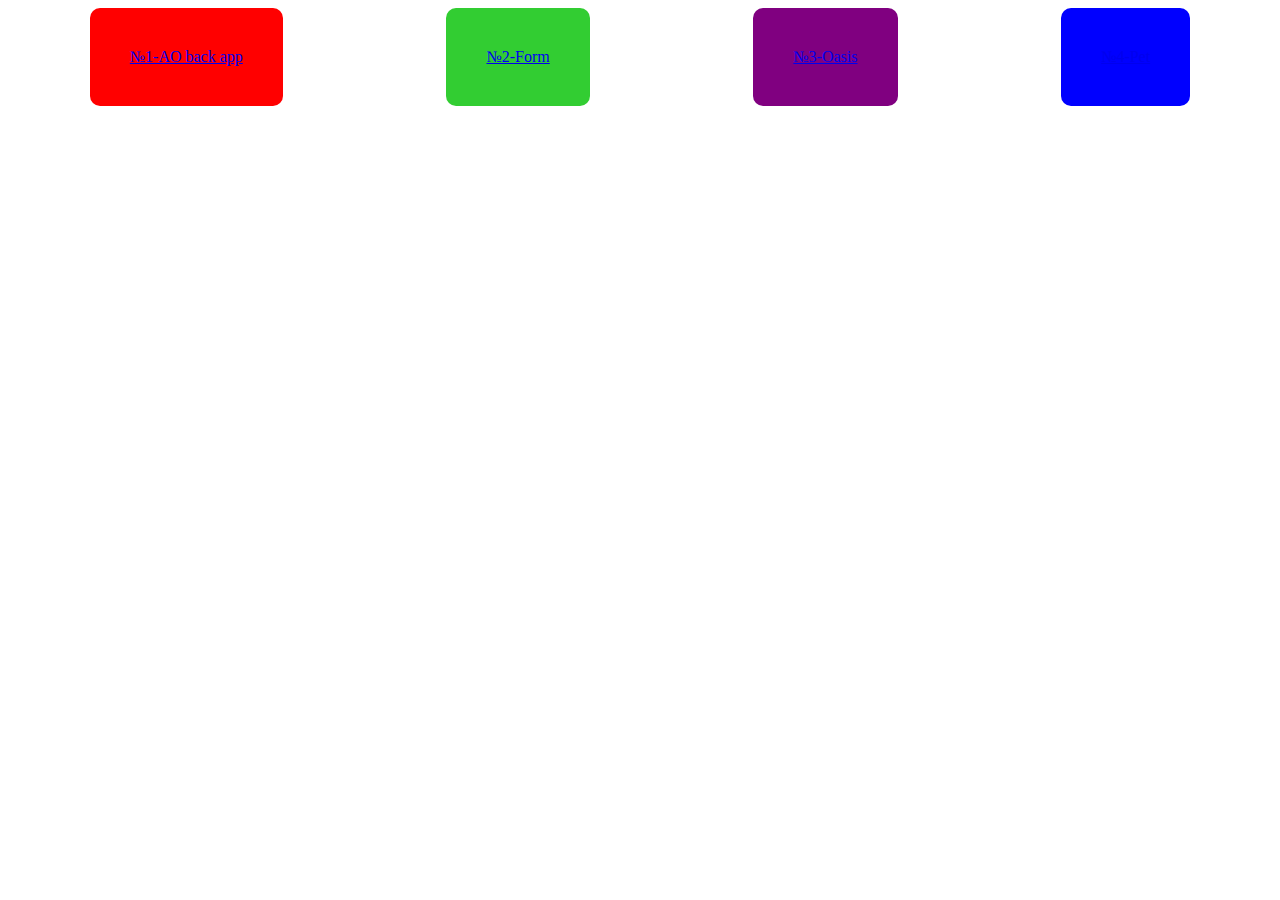
<file: index.html>
<!DOCTYPE html>
<html lang="en">
<head>
    <meta charset="UTF-8">
    <meta http-equiv="X-UA-Compatible" content="IE=edge">
    <meta name="viewport" content="width=device-width, initial-scale=1.0">
    <title>Document</title>
    <link rel="stylesheet" href="style.css">
</head>
<body>
    <div class="blocks">
    <div class="div_1"> <a href="./AO back App - 1 layout/index.html">№1-AO back app </a></div>
    <div class="div_1"> <a href="./Input and form - 2 layout/index.html">№2-Form </a></div>
    <div class="div_1"> <a href="./Oasis - 3 layout/index.html">№3-Oasis </a></div>
    <div class="div_1"> <a href="./Pet - 4 layout/index.html">№4-Pet </a></div>
</div>
</body>
</html>
</file>
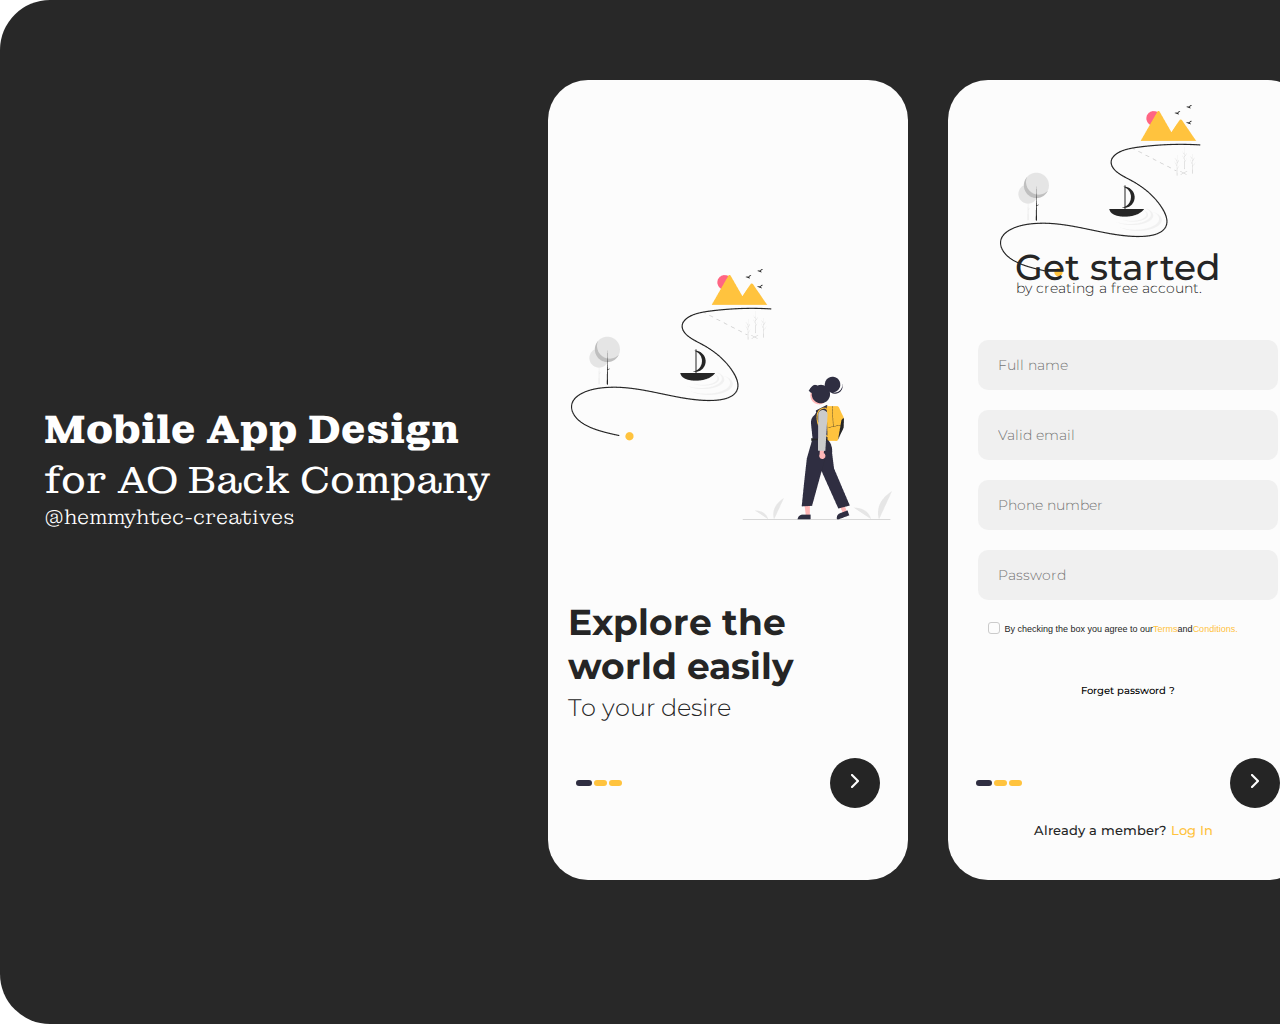
<file: AO back App - 1 layout/index.html>
<!DOCTYPE html>
<html lang="en">
<head>
    <meta charset="UTF-8">
    <meta http-equiv="X-UA-Compatible" content="IE=edge">
    <meta name="viewport" content="width=device-width, initial-scale=1.0">
    <title>AO BACK APP</title>
    <link rel="preconnect" href="https://fonts.googleapis.com">
    <link rel="preconnect" href="https://fonts.gstatic.com" crossorigin>
    <link href="https://fonts.googleapis.com/css2?family=Montserrat:wght@300;500;700&display=swap" rel="stylesheet">
    <link rel="preconnect" href="https://fonts.googleapis.com">
    <link rel="preconnect" href="https://fonts.gstatic.com" crossorigin>
    <link href="https://fonts.googleapis.com/css2?family=Montagu+Slab:opsz,wght@16..144,300;16..144,400;16..144,700&display=swap" rel="stylesheet">
    <link rel="stylesheet" href="style.css">
    <link rel="stylesheet" href="fonts.css">
    <link rel="stylesheet" href="reset.css">
</head>
<body>

    <div class="background">
        <div class="text">
            <h1>Mobile App Design</h1>
            <p class="text_p1">for AO Back Company</p>
            <p class="text_p2">@hemmyhtec-creatives</p>
        </div>
<!-- SECTION1 -->
        <div class="section1">
            <div class="section1__img">
                <img src="assets/sec1_pic.png" alt="Корабли челове дерево">
            </div>
            <div class="section1__h">
                <h2 class="sec1_h">Explore the 
                    world easily</h2>
                <p class="sec1_text">To your desire</p>
            </div>
                <button class="button-submit">
                    <img src="assets/sec1_btn.png" alt="стрелочка">
                </button>
            <div class="sec1-rect-1"></div>
            <div class="sec1-rect-2"></div>
            <div class="sec1-rect-3"></div>
        </div>

        <!-- section2 -->
        <section class="section2">
            <div class="section2__img">
                <img src="assets/sec2_pic.png" alt="Корабль горы дерево">
            </div>
            <div class="section2__h">
                <h2 class="sec2_h">Get started</h2>
                <p class="sec2_text">by creating a free account.</p>
            </div>
                <div class="form-inputs">
            <label>
                <input type="text" placeholder="Full name"  
                autocomplete="on" 
                pattern="[a-z0-9._%+-]+@[a-z0-9.-]+\.[a-z]{2,4}$" 
                title="E-mail should contain numbers only from 0 to 9 letters from a to f and contain @ character " 
                minlength="8" maxlength="20">
            </label>
            <label>
                <input autocomplete="email" 
                autocomplete="on"
                placeholder="Valid email" 
                pattern="[a-z0-9._%+-]+@[a-z0-9.-]+\.[a-z]{2,4}$" 
                title="E-mail should contain numbers only from 0 to 9 letters from a to f and contain @ character " 
                minlength="8" maxlength="20">
            </label>
            <label>
                <input type="tel" placeholder="Phone number" pattern="[0-9]{2,4}"  autocomplete="on" mask="+375">
            </label>
            <label>
                <input type="password" 
                minlength="8" maxlength="12" 
                placeholder="Password"
                pattern="/^[a-zA-Z0-9!@#\$%\^\&*_=+-]{8,12}$/g"
                title="At least 1 Uppercase
                At least 1 Lowercase
                At least 1 Number
                At least 1 Symbol, symbol allowed:!@#$%^&*_=+-
                Min 8 chars and Max 12 chars" 
                autocomplete="on">
            </label>
        </div>

        <!-- CHeckbox div -->
        <div class="checkbox">
            <!-- Checkbox section -->
            <div>
        <label>
            <input type="checkbox" class="check__input" tabindex="1">
            <span></span>
        </label>
        </div>
        <!-- Checkbox text -->
        <div class="checkbox">
            <p>By checking the box you agree to our</p> <a href="#">Terms</a>
            <p>and</p>
            <a href="#">Conditions.</a>
    </div>
    </div>
    <div class="button_forget_div">
    <button type="button" class="button_forget" href="">Forget password ?</button>
</div>
    <button class="button-submit">
            <img src="assets/sec1_btn.png" alt="стрелочка">
        </button>
        <div class="sec1-rect-1"></div>
        <div class="sec1-rect-2"></div>
        <div class="sec1-rect-3"></div>
    <div class="login">
        <span>Already a member?</span>
        <span>Log In</span>
    </div>
        </section>
</body>
</html>
</file>
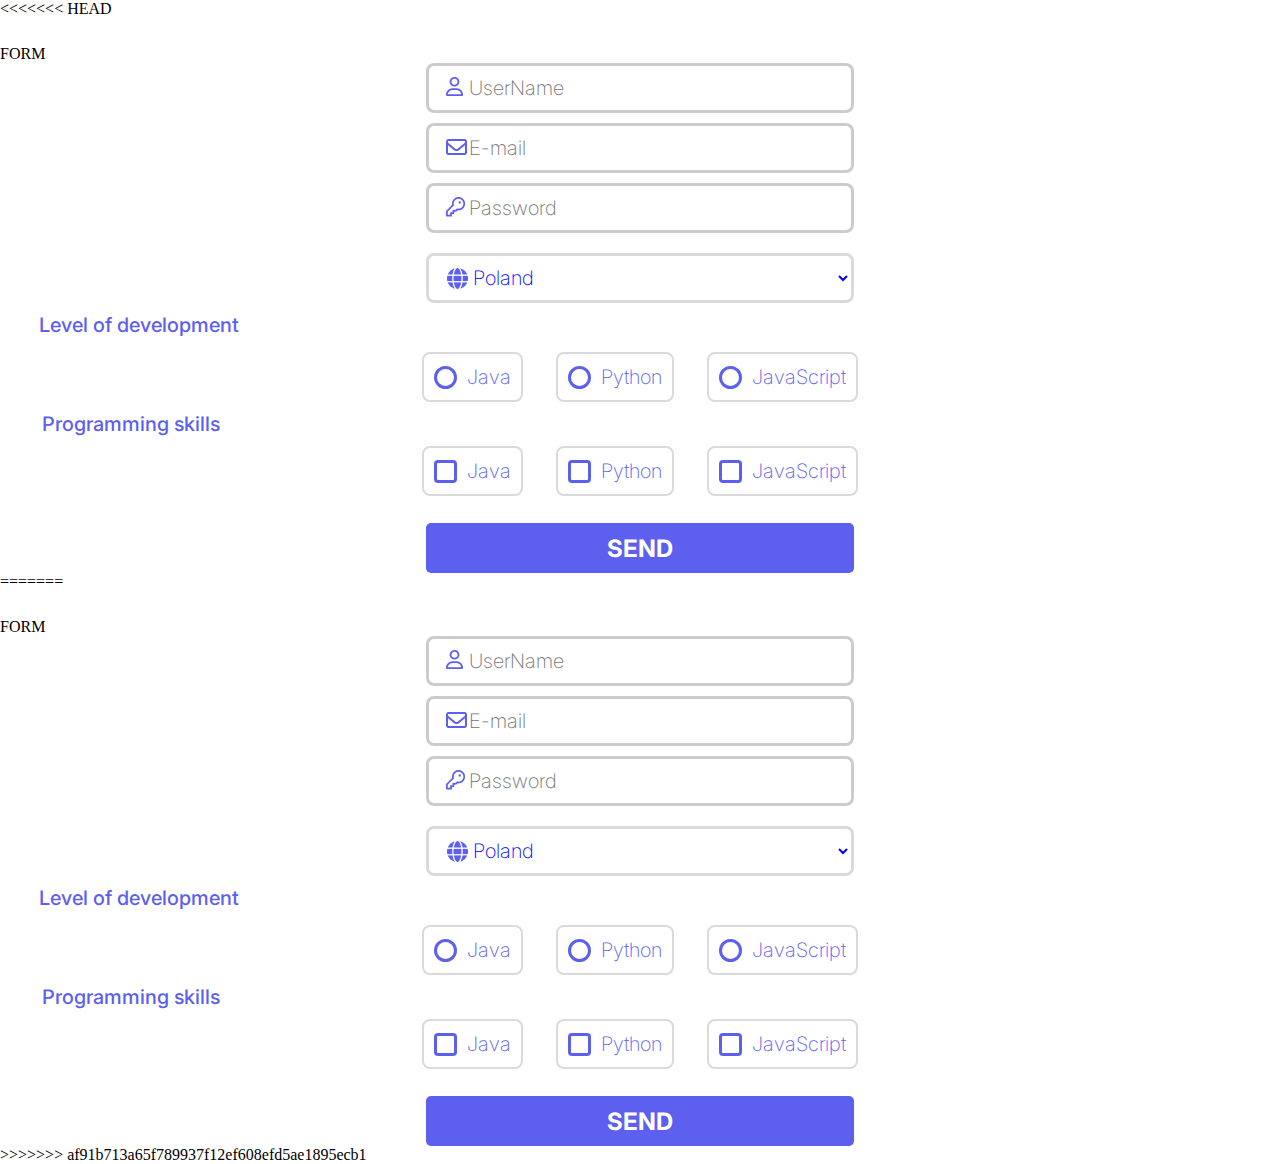
<file: Input and form - 2 layout/index.html>
<<<<<<< HEAD
<!DOCTYPE html>
<html lang="en">
<head>
    <meta charset="UTF-8">
    <meta http-equiv="X-UA-Compatible" content="IE=edge">
    <meta name="viewport" content="width=device-width, initial-scale=1.0">
    <title>Input and form</title>
    <link rel="preconnect" href="https://fonts.googleapis.com">
    <link rel="preconnect" href="https://fonts.gstatic.com" crossorigin>
    <link href="https://fonts.googleapis.com/css2?family=Poppins:wght@600&display=swap" rel="stylesheet">
    <link rel="preconnect" href="https://fonts.googleapis.com">
    <link rel="preconnect" href="https://fonts.gstatic.com" crossorigin>
    <link href="https://fonts.googleapis.com/css2?family=Inter:wght@200;500;700&display=swap" rel="stylesheet">
    <link rel="stylesheet" href="style.css">
    <link rel="stylesheet" href="fonts.css">
    <link rel="stylesheet" href="reset.css">
</head>
<body>
<div>
    <div class="box">
        <div class="box__title">
        <span>FORM</span>
    </div>
    <form id="form" class="form">
        <label class="l1">
            <img src="User-logo.png">
            <input type="text" 
            placeholder="UserName"
            pattern="[/^[a-z\d]+$/i]{5,16}" 
            title="Username should only contain lower and Uppercase letters." 
            minlength="8" maxlength="16">
        </label>
        <label class="l1-1">
            <img src="Mail-logo.png">
            <input type="email" 
            autocomplete="email" 
            autocomplete="on"
            placeholder="E-mail" 
            pattern="[a-z0-9._%+-]+@[a-z0-9.-]+\.[a-z]{2,4}$" 
            title="E-mail should contain numbers only from 0 to 9 letters from a to f and contain @ character " 
            minlength="8" maxlength="20">
        </label>
        <label class="l1">
            <img src="./Key-logo.png">
            <input type="password" 
            minlength="8" maxlength="12" 
            placeholder="Password"
            pattern="/^[a-zA-Z0-9!@#\$%\^\&*_=+-]{8,12}$/g"
            title="At least 1 Uppercase
            At least 1 Lowercase
            At least 1 Number
            At least 1 Symbol, symbol allowed:!@#$%^&*_=+-
            Min 8 chars and Max 12 chars" 
            autocomplete="on">
        </label>
        <div class="l2">
            <img src="./Country-logo.png">
        </div>
        <select class="l1">
            <option name="country" value="Country" disabled>Country</option>
            <option name="country" value="Poland">Poland</option>
            <option name="country" value="Ukraine">Ukraine</option>
            <option name="country" value="Russia">Russia</option>
            <option name="country" value="Germany">Germany</option>
        </select>
        <div class="level-title">
            <span>Level of development</span>
        </div>
    </form>
                <!-- RADIO -->
                <div class="radio-all">
                    <div class="radio">
                        <label>
                            <input type="radio" name="checkbox">
                            <span></span> 
                        </label>
                            <p>Java</p> 
                    </div>
                    <div class="radio">
                        <label>
                            <input type="radio" name="checkbox">
                            <span></span> 
                        </label>
                            <p>Python</p> 
                    </div>
                    <div class="radio">
                        <label>
                            <input type="radio" name="checkbox">
                            <span></span> 
                        </label>
                            <p>JavaScript</p> 
                    </div>
                </div>

    <div class="programming-title">
        <span>Programming skills</span>
    </div>


            <!-- CHECKBOX -->
 <div class="checkbox-all">
        <div class="checkbox">
             <label>
                    <input type="checkbox" name="checkbox">
                    <span></span> 
                </label>
                    <p>Java</p> 
            </div>
            <div class="checkbox">
                <label>
                    <input type="checkbox" name="checkbox">
                    <span></span> 
                </label>
                    <p>Python</p> 
            </div>
            <div class="checkbox">
                <label>
                    <input type="checkbox" name="checkbox">
                    <span></span> 
                </label>
                    <p>JavaScript</p> 
            </div>
        </div>

    <button type="submit" form="form" value="send" class="send_btn">SEND</button>
</div>
</div> 
</body>
=======
<!DOCTYPE html>
<html lang="en">
<head>
    <meta charset="UTF-8">
    <meta http-equiv="X-UA-Compatible" content="IE=edge">
    <meta name="viewport" content="width=device-width, initial-scale=1.0">
    <title>Input and form</title>
    <link rel="preconnect" href="https://fonts.googleapis.com">
    <link rel="preconnect" href="https://fonts.gstatic.com" crossorigin>
    <link href="https://fonts.googleapis.com/css2?family=Poppins:wght@600&display=swap" rel="stylesheet">
    <link rel="preconnect" href="https://fonts.googleapis.com">
    <link rel="preconnect" href="https://fonts.gstatic.com" crossorigin>
    <link href="https://fonts.googleapis.com/css2?family=Inter:wght@200;500;700&display=swap" rel="stylesheet">
    <link rel="stylesheet" href="style.css">
    <link rel="stylesheet" href="fonts.css">
    <link rel="stylesheet" href="reset.css">
</head>
<body>
<div>
    <div class="box">
        <div class="box__title">
        <span>FORM</span>
    </div>
    <form id="form" class="form">
        <label class="l1">
            <img src="User-logo.png">
            <input type="text" 
            placeholder="UserName"
            pattern="[/^[a-z\d]+$/i]{5,16}" 
            title="Username should only contain lower and Uppercase letters." 
            minlength="8" maxlength="16">
        </label>
        <label class="l1-1">
            <img src="Mail-logo.png">
            <input type="email" 
            autocomplete="email" 
            autocomplete="on"
            placeholder="E-mail" 
            pattern="[a-z0-9._%+-]+@[a-z0-9.-]+\.[a-z]{2,4}$" 
            title="E-mail should contain numbers only from 0 to 9 letters from a to f and contain @ character " 
            minlength="8" maxlength="20">
        </label>
        <label class="l1">
            <img src="./Key-logo.png">
            <input type="password" 
            minlength="8" maxlength="12" 
            placeholder="Password"
            pattern="/^[a-zA-Z0-9!@#\$%\^\&*_=+-]{8,12}$/g"
            title="At least 1 Uppercase
            At least 1 Lowercase
            At least 1 Number
            At least 1 Symbol, symbol allowed:!@#$%^&*_=+-
            Min 8 chars and Max 12 chars" 
            autocomplete="on">
        </label>
        <div class="l2">
            <img src="./Country-logo.png">
        </div>
        <select class="l1">
            <option name="country" value="Country" disabled>Country</option>
            <option name="country" value="Poland">Poland</option>
            <option name="country" value="Ukraine">Ukraine</option>
            <option name="country" value="Russia">Russia</option>
            <option name="country" value="Germany">Germany</option>
        </select>
        <div class="level-title">
            <span>Level of development</span>
        </div>
    </form>
                <!-- RADIO -->
                <div class="radio-all">
                    <div class="radio">
                        <label>
                            <input type="radio" name="checkbox">
                            <span></span> 
                        </label>
                            <p>Java</p> 
                    </div>
                    <div class="radio">
                        <label>
                            <input type="radio" name="checkbox">
                            <span></span> 
                        </label>
                            <p>Python</p> 
                    </div>
                    <div class="radio">
                        <label>
                            <input type="radio" name="checkbox">
                            <span></span> 
                        </label>
                            <p>JavaScript</p> 
                    </div>
                </div>

    <div class="programming-title">
        <span>Programming skills</span>
    </div>


            <!-- CHECKBOX -->
 <div class="checkbox-all">
        <div class="checkbox">
             <label>
                    <input type="checkbox" name="checkbox">
                    <span></span> 
                </label>
                    <p>Java</p> 
            </div>
            <div class="checkbox">
                <label>
                    <input type="checkbox" name="checkbox">
                    <span></span> 
                </label>
                    <p>Python</p> 
            </div>
            <div class="checkbox">
                <label>
                    <input type="checkbox" name="checkbox">
                    <span></span> 
                </label>
                    <p>JavaScript</p> 
            </div>
        </div>

    <button type="submit" form="form" value="send" class="send_btn">SEND</button>
</div>
</div> 
</body>
>>>>>>> af91b713a65f789937f12ef608efd5ae1895ecb1
</html>
</file>
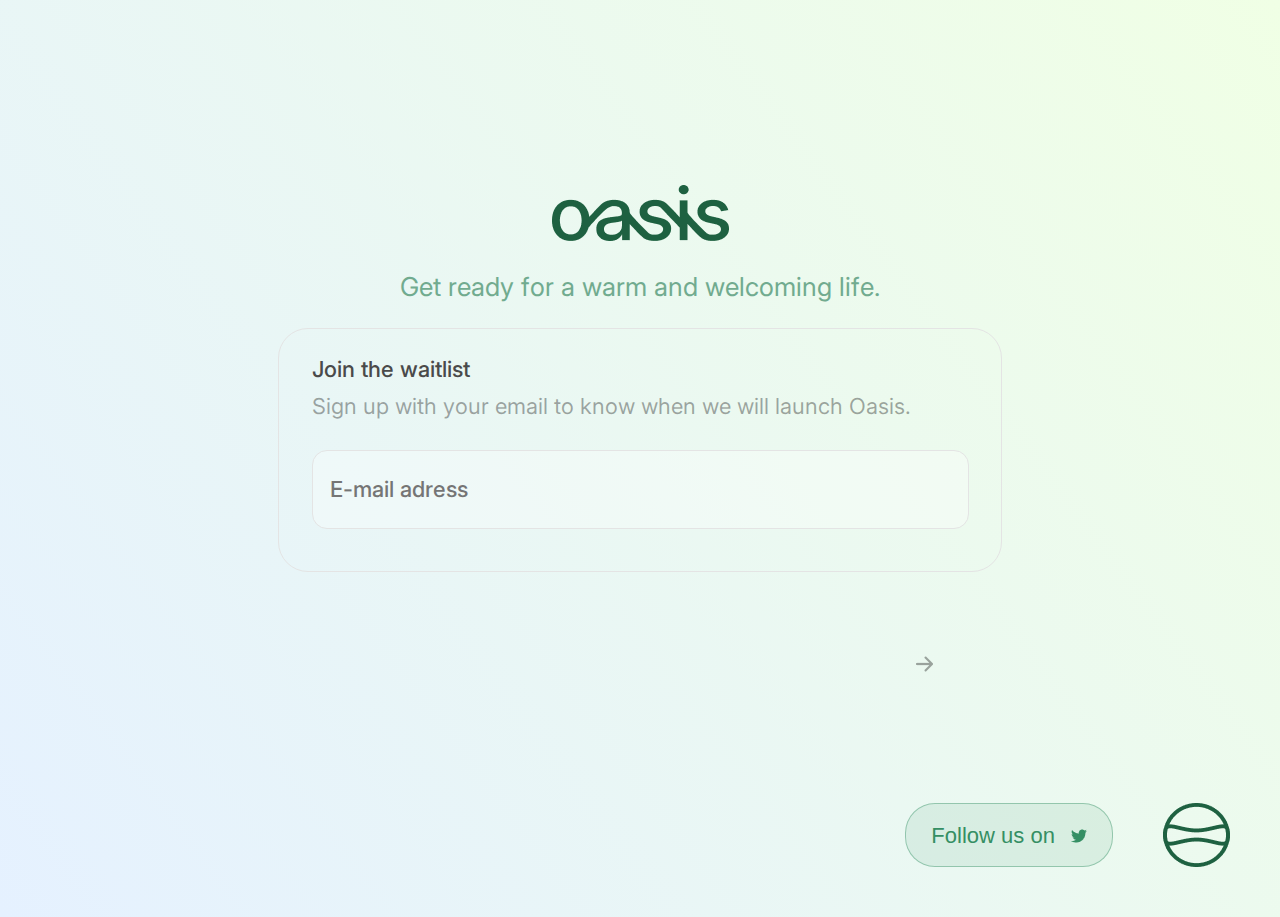
<file: Oasis - 3 layout/index.html>
<!DOCTYPE html>
<html lang="en">
<head>
    <meta charset="UTF-8">
    <meta http-equiv="X-UA-Compatible" content="IE=edge">
    <meta name="viewport" content="width=device-width, initial-scale=1.0">
    <title>Oasis</title>

    <link rel="preconnect" href="https://fonts.googleapis.com">
    <link rel="preconnect" href="https://fonts.gstatic.com" crossorigin>
    <link href="https://fonts.googleapis.com/css2?family=Inter:wght@400;500&display=swap" rel="stylesheet">

    <link rel="stylesheet" href="style.css">
    <link rel="stylesheet" href="fonts.css">
    <link rel="stylesheet" href="reset.css">
</head>
<body>
    <main>
        <div class="logo_main">
            <img src="oasis.png" alt="logo">
        </div>
        <p class="logo-title">Get ready for a warm and welcoming life.</p>
        <div class="container">
            <p class="logo-subtitle">Join the waitlist</p>
            <p>Sign up with your email to know when we will launch Oasis.</p>
            <label class="l1">
                <input class="email-sec" 
                type="email" 
            autocomplete="email" 
            autocomplete="on"
            placeholder="E-mail adress" 
            pattern="[a-z0-9._%+-]+@[a-z0-9.-]+\.[a-z]{2,4}$" 
            title="E-mail should contain numbers only from 0 to 9 letters from a to f and contain @ character " 
            minlength="8" maxlength="20">
                <button class="submit-btn" type="submit"><img src="submmit.png" alt="стрелка"></button>
            </label>
        </div>
        <footer>
            <div class="footer-container">
                <button>
                    <a href="https://twitter.com" class="link">Follow us on</a>
                    <img src="twitter_logo.png"  alt="twitter logo" class="footer__twitter">
                </button>
                <img src="footer_logo.png" alt="oasis logo" class="footer__logo">
            </div>
        </footer>

</main>
</body>
</html>
</file>
<file: style.css>
.blocks {
    display: flex;
    justify-content: space-around;
}
.div_1 {
    background-color: red;
    padding: 40px;
    border-radius: 10px;
}
.blocks :nth-child(2) {
    background-color: limegreen;
}
.blocks :nth-child(3) {
    background-color: purple;
}
.blocks :nth-child(4) {
    background-color: blue;
}
</file>
<file: AO back App - 1 layout/style.css>
.background {
    width: 100%;
    width: 1440px;
    height: 1024px;
    margin: 0 auto;
    background-color: #282828;
    border-radius: 50px;
    display: flex;
    position: relative;
}
.text {
    position: absolute;
    left: 44px;
    top: 404px;
    width: 471px;
    height: 211px;
    color: white;
}

/* Section1 */

.section1 {
    position: absolute;
    width: 360px;
    height: 800px;
    left: 548px;
    top:80px;
    background: #FCFCFC;
    border-radius: 40px;
}
.section1__img {
    position: absolute;
    top:189px;
    left: 23px;
}
.sec1_h {
    position: absolute;
    width:227px;
    height: 88px;
    top:520px;
    left: 20px;
}
.sec1_text {
    position: absolute;
    width:169px;
    height: 29px;
    top:613px;
    left: 20px;
}
.section1__btn {
    position: absolute;
    width: 50px;
    height: 50px;
    top:678px;
    left: 282px;
    background: #252525;
    border-radius: 100%;
}
.section1__btn-img {
    position: absolute;
    top:16px;
    left:22px;
}
.sec1-rect-1 {
    width: 16px;
    height: 6px;
    background: #2F2E41;
    position: absolute;
    left: 28px;
    top:700px;
    border-radius: 10px;
}
.sec1-rect-2 {
    width: 13px;
    height: 6px;
    background:  #FFC33E;
    position: absolute;
    left: 46px;
    top:700px;
    border-radius: 10px;
}
.sec1-rect-3 {
    width: 13px;
    height: 6px;
    background:  #FFC33E;
    position: absolute;
    left: 61px;
    top:700px;
    border-radius: 10px;
}
/* section2 */
.section2 {
    position: absolute;
    width: 360px;
    height: 800px;
    left: 948px;
    top:80px;
    background: #FCFCFC;
    border-radius: 40px;
}
.section2__img {
    position: absolute;
    top:25px;
    left: 52px;
}
.sec2_h {
    position: absolute;
    margin: 0;
    padding: 0;
    width:210px;
    height: 44px;
    top:165px;
    left: 67px;
}
.sec2_text {
    position: absolute;
    width:190px;
    height: 17px;
    top:200px;
    left: 68px;
}

.form-inputs {
    display:flex;
    flex-direction: column;
    gap: 20px;
    margin: 0 auto;
    margin-top: 260px;
}
.form-inputs input {
    border: none;
    height: 50px;
    width: 300px;
    border-radius: 10px;
    padding: 20px;
    background-color:rgba(196, 196, 196, 0.2);
    outline: none;
}

.form-inputs input:hover {
    border: solid 1px #666666;
}
.button-submit {
    position: absolute;
    top:678px;
    left:282px;
    background-color: #252525;
    border-radius: 100%;
    width: 50px;
    height: 50px;
    border:none;
}
.button-submit:hover {
    cursor: pointer;
}



.checkbox {
    display: flex;
    max-width: 297px;
    padding-left: 5px;
    max-height: 40px;
    margin: 0 auto;
    margin-top: 20px;
    font-size: 11.9px;
    font-weight: 700;
    padding-top: 2px;
}

    /* CUSTOM CHECKBOX */
.checkbox label input {
    display: none;
}
.checkbox label span {
    width: 12px;
    height: 12px;
    background: #FCFCFC;
    border: #CBCBCB 1px solid;
    border-radius: 3px;
    padding: 4px 3px;
    margin-left: 3px;
    display: inline-block;
    position: relative;
}
[type=checkbox]:checked+span::before {
    content: '\2714';
    position: absolute;
    top:-2px;
    left:2px;
    font-size: 8px;
    color:#121212;
}
.checkbox div {
    max-width: fit-content;
    margin: 0px;
}
.checkbox a:hover {
    cursor: pointer;
    text-decoration: underline;
}
.button_forget_div {
    margin: 0 auto;
    margin-top: 40px;
    text-align: center;
}
.button_forget {
    background: none;
    outline: none;
    border: none;
}
.button_forget:hover {
    cursor: pointer;
    text-decoration: underline;
}
.login {
    margin-left: 86px;
    margin-top: 120px;
}
.login :hover {
    text-decoration: underline;
    cursor: pointer;
}
</file>
<file: AO back App - 1 layout/fonts.css>
* {
    font-family: 'Montagu Slab', serif;
}
h1 {
    font-family: 'Montagu Slab';
    font-style: normal;
    font-weight: 700;
    font-size: 40px;
    line-height: 51px;
    }
.text_p1 {
    font-family: 'Montagu Slab';
    font-style: normal;
    font-weight: 400;
    font-size: 38px;
    line-height: 51px;
}
.text_p2 {
    font-family: 'Montagu Slab';
    font-style: normal;
    font-weight: 300;
    font-size: 20px;
    line-height: 22px;
}

/* sec1 */
.sec1_h {
    font-family: 'Montserrat';
    font-style: normal;
    font-weight: 700;
    font-size: 36px;
    line-height: 44px;
    color: #252525;
}
.sec1_text {
    font-family: 'Montserrat';
    font-style: normal;
    font-weight: 300;
    font-size: 24px;
    line-height: 29px;
    color: #252525;
}
/* Section2 */

.sec2_h {
    font-family: 'Montserrat';
    font-style: normal;
    font-weight: 500;
    font-size: 36px;
    line-height: 44px;
    color: #252525;
}
.sec2_text {
    font-family: 'Montserrat';
    font-style: normal;
    font-weight: 300;
    font-size: 14px;
    line-height: 17px;
    color: #252525;
}
/* Forms */
.form-inputs input {
    font-family: 'Montserrat';
    font-style: normal;
    font-weight: 300;
    font-size: 14px;
    line-height: 17px;
}
/* CHECKBOX */
.checkbox p {
    font-family: 'Arial';
    font-style: normal;
    font-weight: 400;
    font-size: 9px;
    line-height: 10px;
    color:#252525;
}
.checkbox a {
    color: #FFC33E;
    font-family: 'Arial';
    font-style: normal;
    font-weight: 400;
    font-size: 9px;
    line-height: 10px;
    text-decoration: none;
}


.button_forget {
    font-family: 'Montserrat';
    font-style: normal;
    font-weight: 500;
    font-size: 10px;
    line-height: 12px;
    color: #000000;
}
.login :nth-child(1) {
    font-family: 'Montserrat';
    font-style: normal;
    font-weight: 500;
    font-size: 13px;
    line-height: 16px;
    color: #252525;
}
.login :nth-child(2) {
    font-family: 'Montserrat';
    font-style: normal;
    font-weight: 500;
    font-size: 13px;
    line-height: 16px;
    color: #FFC33E;
}
</file>
<file: Input and form - 2 layout/style.css>
<<<<<<< HEAD
.box {
    background-color: #ffffFf;
    height: 666px;
    width: 508px;
    border-radius: 14px 10px 2px;
    box-shadow: 2px 5px 11px 5px rgba(0,0,0,0.75);
}
.box__title {
    margin: 0px auto;
    margin-top: 27px;

}
.form {
    display: flex;
    flex-direction: column;
    gap: 10px;
}
.form input, select {
    width: 428px;
    height: 50px;
    outline: none;
    background-color: #ffffFf;
    border: 3px solid #DADADA;
    border-radius: 8px;
    color: blue;
}
input:invalid {
    border-color: red;
}
input:valid {
    border-color: #ccc;
}
.level-title {
    margin-left: 39px;
    padding-bottom: 15px;
}



/* CUSTOM radio*/
.radio {
    display: flex;
    gap:10px;
    height: 50px;
    max-width: 113px;
    margin: 0 auto; 
    border: 2px solid #DADADA;
    border-radius: 8px;
    max-width: 180px;
    padding: 0px 10px;
    align-items: center;
}
.radio-all {
  display: flex;
    gap:10px;
    max-width: 500px;
    max-height: 80px;
    margin: 0 auto; 
    padding: 0 20px;
}
.radio div {
    max-width: fit-content;
}
.radio label input {
    display: none;
}

.radio label span {
    width: 23px;
    height: 23px;
    margin: 0;
    background: none;
    border: 3px solid #5D5FEF;
    border-radius: 100%;
    padding: 4px 3px;
    display: inline-block;
    position: relative;
}
[type=radio]:checked+span::before {
    content: '';
    position: absolute;
    border-radius: 100%;
    top: -1.2px;
    left: -1px;
    width: 21px;
    height: 17px;
    padding-bottom: 3px;
    background-color: #5D5FEF;
}
.programming-title {
    width: 190px;
    margin-left: 36px;
    padding: 10px 0;
}
/* CUSTOM CHECKBOX */
  .checkbox {
    display: flex;
    gap:10px;
    height: 50px;
    max-width: 113px;
    margin: 0 auto; 
    border: 2px solid #DADADA;
    border-radius: 8px;
    max-width: 180px;
    padding: 0px 10px;
    align-items: center;
}
.checkbox-all {
  display: flex;
    gap:10px;
    max-width: 500px;
    max-height: 80px;
    margin: 0 auto; 
    padding: 0 20px;
}
.checkbox div {
    max-width: fit-content;
}
.checkbox label input {
    display: none;
}

.checkbox label span {
    width: 23px;
    height: 23px;
    margin: 0;
    background: none;
    border: 3px solid #5D5FEF;
    border-radius: 4px;
    padding: 4px 3px;
    display: inline-block;
    position: relative;
}
[type=checkbox]:checked+span::before {
    content: '';
    position: absolute;
    top: -3px;
    left:0px;
    font-size: 22px;
    width: 17px;
    height: 17px;
   
    padding-bottom: 3px;
    background-color: #5D5FEF;
}
.l1,
.l2,
.l1-1 {
    position: relative;
}
.l1 img {
    position:absolute;
    top:14px;
    left:20px;
  }
.l1-1 img {
    position:absolute;
    top:16px;
    left:20px;
}
.l2 img {
    position:absolute;
    top:25px;
    left:-193px;
    z-index: 1;
  }
input, select {
    padding-left: 40px;
  }
.send_btn {
    display: flex;
    margin: 0 auto;
    margin-top: 27px;
    align-items: center;
    border: none;
    justify-content: center;
    width: 428px;
    height: 50px;
    color: #FFFFFF;
    background: #5D5FEF;
    border-radius: 5px;
}
.send_btn:hover {
    text-decoration: underline;
    cursor: pointer;
}
=======
.box {
    background-color: #ffffFf;
    height: 666px;
    width: 508px;
    border-radius: 14px 10px 2px;
    box-shadow: 2px 5px 11px 5px rgba(0,0,0,0.75);
}
.box__title {
    margin: 0px auto;
    margin-top: 27px;

}
.form {
    display: flex;
    flex-direction: column;
    gap: 10px;
}
.form input, select {
    width: 428px;
    height: 50px;
    outline: none;
    background-color: #ffffFf;
    border: 3px solid #DADADA;
    border-radius: 8px;
    color: blue;
}
input:invalid {
    border-color: red;
}
input:valid {
    border-color: #ccc;
}
.level-title {
    margin-left: 39px;
    padding-bottom: 15px;
}



/* CUSTOM radio*/
.radio {
    display: flex;
    gap:10px;
    height: 50px;
    max-width: 113px;
    margin: 0 auto; 
    border: 2px solid #DADADA;
    border-radius: 8px;
    max-width: 180px;
    padding: 0px 10px;
    align-items: center;
}
.radio-all {
  display: flex;
    gap:10px;
    max-width: 500px;
    max-height: 80px;
    margin: 0 auto; 
    padding: 0 20px;
}
.radio div {
    max-width: fit-content;
}
.radio label input {
    display: none;
}

.radio label span {
    width: 23px;
    height: 23px;
    margin: 0;
    background: none;
    border: 3px solid #5D5FEF;
    border-radius: 100%;
    padding: 4px 3px;
    display: inline-block;
    position: relative;
}
[type=radio]:checked+span::before {
    content: '';
    position: absolute;
    border-radius: 100%;
    top: -1.2px;
    left: -1px;
    width: 21px;
    height: 17px;
    padding-bottom: 3px;
    background-color: #5D5FEF;
}
.programming-title {
    width: 190px;
    margin-left: 36px;
    padding: 10px 0;
}
/* CUSTOM CHECKBOX */
  .checkbox {
    display: flex;
    gap:10px;
    height: 50px;
    max-width: 113px;
    margin: 0 auto; 
    border: 2px solid #DADADA;
    border-radius: 8px;
    max-width: 180px;
    padding: 0px 10px;
    align-items: center;
}
.checkbox-all {
  display: flex;
    gap:10px;
    max-width: 500px;
    max-height: 80px;
    margin: 0 auto; 
    padding: 0 20px;
}
.checkbox div {
    max-width: fit-content;
}
.checkbox label input {
    display: none;
}

.checkbox label span {
    width: 23px;
    height: 23px;
    margin: 0;
    background: none;
    border: 3px solid #5D5FEF;
    border-radius: 4px;
    padding: 4px 3px;
    display: inline-block;
    position: relative;
}
[type=checkbox]:checked+span::before {
    content: '';
    position: absolute;
    top: -3px;
    left:0px;
    font-size: 22px;
    width: 17px;
    height: 17px;
   
    padding-bottom: 3px;
    background-color: #5D5FEF;
}
.l1,
.l2,
.l1-1 {
    position: relative;
}
.l1 img {
    position:absolute;
    top:14px;
    left:20px;
  }
.l1-1 img {
    position:absolute;
    top:16px;
    left:20px;
}
.l2 img {
    position:absolute;
    top:25px;
    left:-193px;
    z-index: 1;
  }
input, select {
    padding-left: 40px;
  }
.send_btn {
    display: flex;
    margin: 0 auto;
    margin-top: 27px;
    align-items: center;
    border: none;
    justify-content: center;
    width: 428px;
    height: 50px;
    color: #FFFFFF;
    background: #5D5FEF;
    border-radius: 5px;
}
.send_btn:hover {
    text-decoration: underline;
    cursor: pointer;
}
>>>>>>> af91b713a65f789937f12ef608efd5ae1895ecb1
</file>
<file: Input and form - 2 layout/fonts.css>
<<<<<<< HEAD
.box__title {
    font-family: 'Poppins';
    font-style: normal;
    font-weight: 600;
    font-size: 48px;
    line-height: 72px;
    text-align: center;
    color: #5D5FEF;
}

.form input, select {
    font-family: 'Inter';
    font-style: normal;
    font-weight: 200;
    font-size: 20px;
    line-height: 24px;
    color: blue;
}
.level-title,
.programming-title {
    font-family: 'Inter';
    font-style: normal;
    font-weight: 500;
    font-size: 20px;
    line-height: 24px;
    text-align: center;
    color: #5D5FEF;

}
.radio p,
.checkbox p {
    font-family: 'Inter';
    font-style: normal;
    font-weight: 200;
    font-size: 20px;
    line-height: 24px;
    text-align: center;
    color: #5D5FEF;
}
.send_btn {
    font-family: 'Inter';
    font-style: normal;
    font-weight: 700;
    font-size: 24px;
    line-height: 29px;
    text-align: center;
    color: #FFFFFF;
}

=======
.box__title {
    font-family: 'Poppins';
    font-style: normal;
    font-weight: 600;
    font-size: 48px;
    line-height: 72px;
    text-align: center;
    color: #5D5FEF;
}

.form input, select {
    font-family: 'Inter';
    font-style: normal;
    font-weight: 200;
    font-size: 20px;
    line-height: 24px;
    color: blue;
}
.level-title,
.programming-title {
    font-family: 'Inter';
    font-style: normal;
    font-weight: 500;
    font-size: 20px;
    line-height: 24px;
    text-align: center;
    color: #5D5FEF;

}
.radio p,
.checkbox p {
    font-family: 'Inter';
    font-style: normal;
    font-weight: 200;
    font-size: 20px;
    line-height: 24px;
    text-align: center;
    color: #5D5FEF;
}
.send_btn {
    font-family: 'Inter';
    font-style: normal;
    font-weight: 700;
    font-size: 24px;
    line-height: 29px;
    text-align: center;
    color: #FFFFFF;
}

>>>>>>> af91b713a65f789937f12ef608efd5ae1895ecb1
</file>
<file: Oasis - 3 layout/style.css>
main {
    font-family: "Inter", sans-serif;
    background: rgb(229, 241, 255);
    background: linear-gradient(
      53deg,
      rgba(229, 241, 255, 1) 0%,
      rgba(240, 255, 229, 1) 100%
    )
}
.logo_main {
    margin: 0 auto;
    padding-top: 185px;
    text-align: center;
}
  

.container {
    max-width: 722px;
    max-height: 242px;
    margin: 0 auto 231px;
    border: 1px solid #E4E4E4;
    border-radius: 30px;
}

.logo-subtitle {
    margin: 0;
    padding: 27px 0px 10px 33px;
    text-align: left;
}
.container :nth-child(2) {
    margin: 0;
    padding: 0px 0px 10px 33px;
    text-align: left;
}

label {
    display: flex;
    flex-direction: column;
    margin: 20px 32px 40px 33px;
}

input {
    position: relative;
    font-weight: 400;
    font-size: 20px;
    line-height: 24px;
    color: rgba(0, 0, 0, 0.35);
    background-color: rgba(255, 255, 255, 0.3);
    padding: 25px 17px;
    border: 1px solid #e4e4e4;
    border-radius: 15px;
    margin-bottom: 40px;
    outline-color: #1E6141;
}
.submit-btn {
    position: absolute;
    background: none;
    border: none;
    left: 69%;
    top: 72.3%;
}
.submit-btn:hover {
    cursor: pointer;
}
.footer-container {
    display: flex;
    align-content: center;
    justify-content: end;
    gap: 50px;
    padding: 0 50px 50px 5px;
}
.footer-container button {
    background: rgba(53, 143, 100, 0.1);
    border: 1px solid rgba(53, 143, 100, 0.42);
    border-radius: 30px;
    font-weight: 400;
    font-size: 22px;
    line-height: 27px;
    color: #358f64;
    padding: 13px 25px;
}
.footer__twitter {
    padding-left: 10px;
}
.footer__logo {
    max-width: 100%;
}

.link {
    color: #358f64;
    text-decoration: none;
}
</file>
<file: Oasis - 3 layout/fonts.css>
.logo-title {
    font-family: 'Inter';
    font-style: normal;
    font-weight: 400;
    font-size: 26px;
    line-height: 31px;
    text-align: center;
    color: #71AB8F;
}
.container :nth-child(1) {
    font-family: 'Inter';
    font-style: normal;
    font-weight: 500;
    font-size: 22px;
    line-height: 27px;
    color: #4A4A4A;
}

.container :nth-child(2) {
font-family: 'Inter';
font-style: normal;
font-weight: 400;
font-size: 22px;
line-height: 27px;
color: rgba(0, 0, 0, 0.35);
}
</file>
